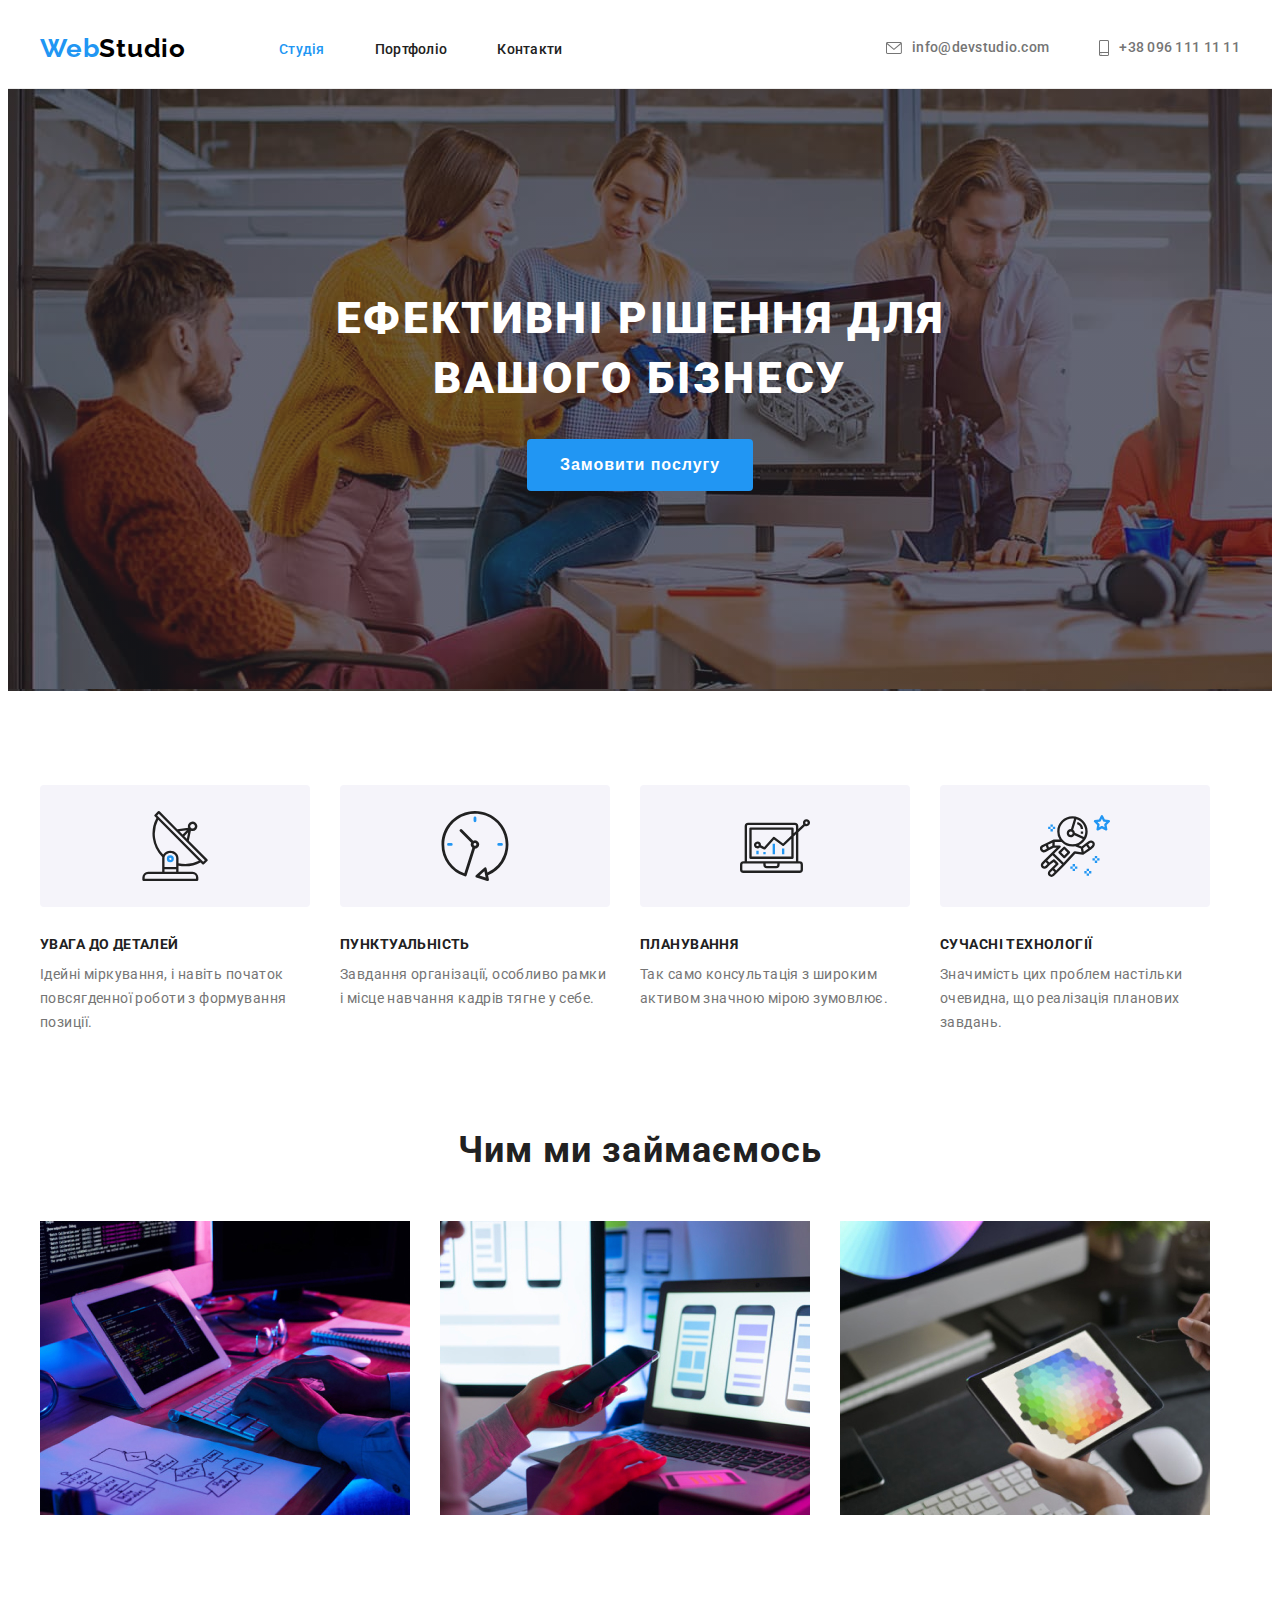
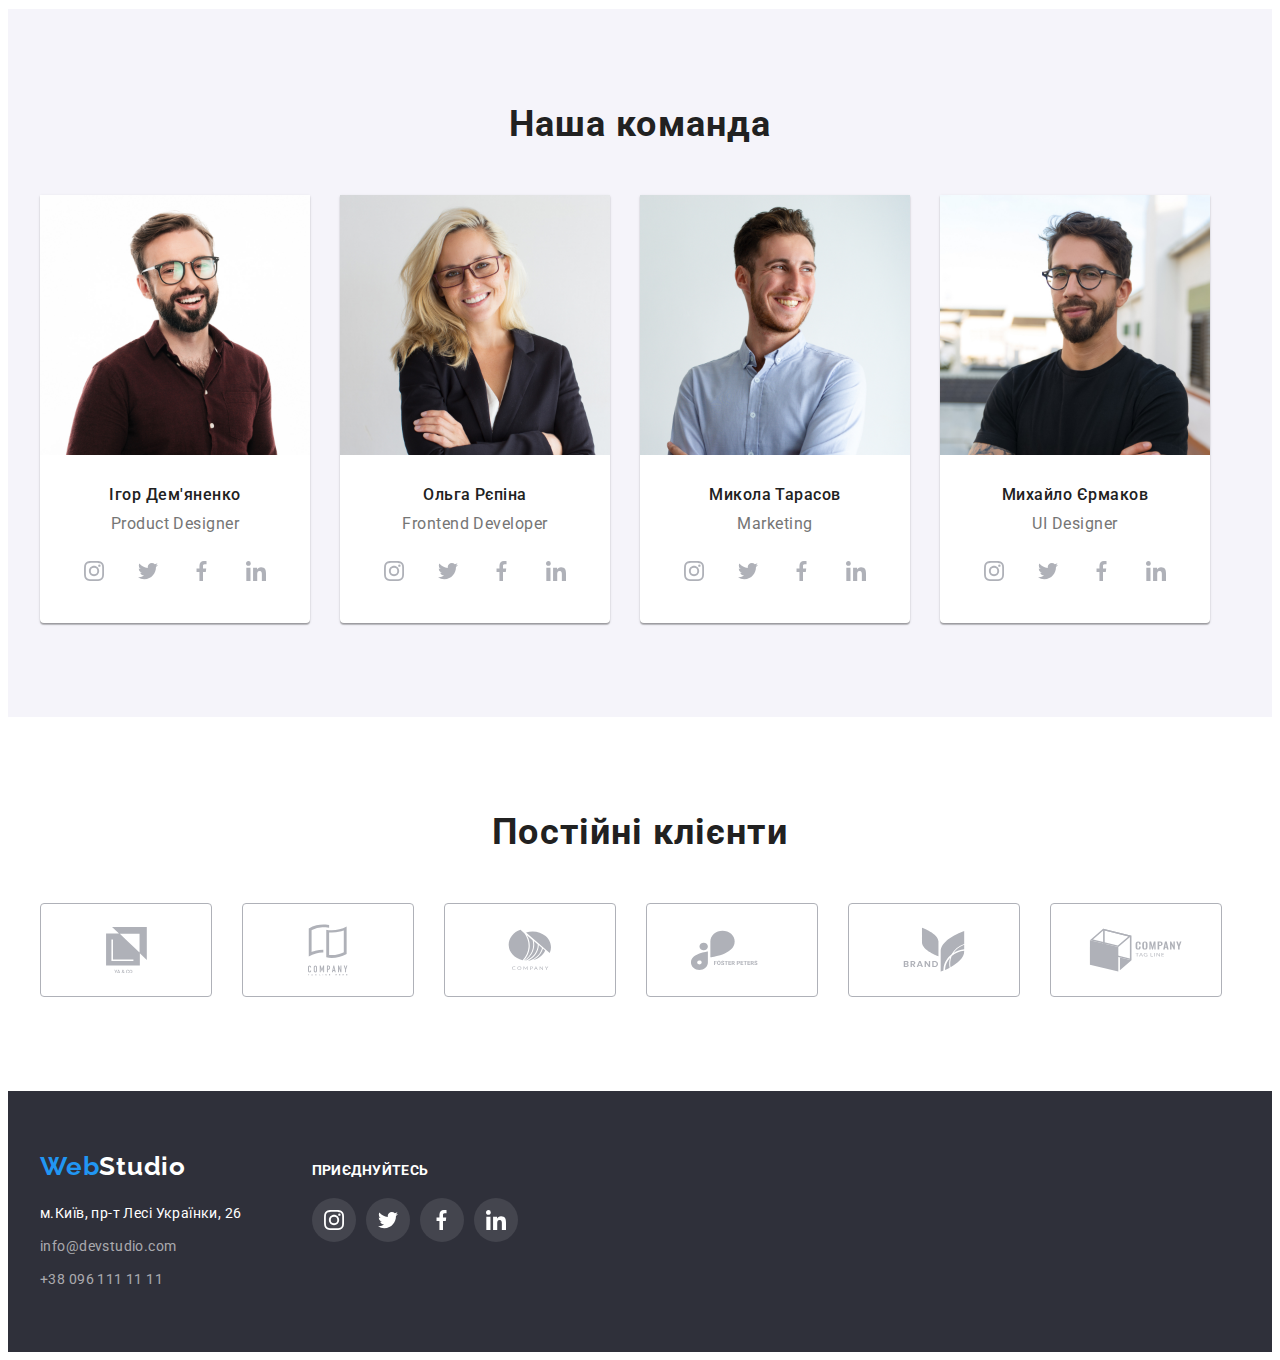
<file: index.html>
<!DOCTYPE html>
<html lang="uk">
  <head>
    <meta charset="UTF-8" />
    <meta http-equiv="X-UA-Compatible" content="IE=edge" />
    <meta name="viewport" content="width=device-width, initial-scale=1.0" />
    <title>WebStudio</title>
    <link rel="preconnect" href="https://fonts.googleapis.com" />
    <link rel="preconnect" href="https://fonts.gstatic.com" crossorigin />
    <link
      href="https://fonts.googleapis.com/css2?family=Raleway:wght@700&family=Roboto:wght@400;500;700;900&display=swap"
      rel="stylesheet"
    />
    <link
      rel="stylesheet"
      href="https://cdnjs.cloudflare.com/ajax/libs/modern-normalize/1.1.0/modern-normalize.min.css"
      integrity="sha512-wpPYUAdjBVSE4KJnH1VR1HeZfpl1ub8YT/NKx4PuQ5NmX2tKuGu6U/JRp5y+Y8XG2tV+wKQpNHVUX03MfMFn9Q=="
      crossorigin="anonymous"
      referrerpolicy="no-referrer"
    />
    <link rel="stylesheet" href="./css/style.css" />
  </head>

  <body>
    <header class="header">
      <div class="container header-container">
        <nav class="navigation">
          <a href="./index.html" class="logo"> <span class="accent">Web</span>Studio </a>
          <ul class="nav-link">
            <li class="current item"><a href="./index.html"> Студія </a></li>
            <li class="item"><a href="./portfolio.html"> Портфоліо </a></li>
            <li class="item"><a href=" "> Контакти </a></li>
          </ul>
        </nav>
        <ul class="adress-nav">
          <li class="item adress-item">
            <a href="mailto:info@devstudio.com" class="adress-link">
              <svg class="adress-icon" width="16" height="12">
                <use href="./images/icons.svg#envelope"></use>
              </svg>
              info@devstudio.com
            </a>
          </li>

          <li class="item adress-item">
            <a href="callto:+380961111111" class="adress-link">
              <svg class="adress-icon" width="10" height="16">
                <use href="./images/icons.svg#smartphone"></use>
              </svg>
              +38 096 111 11 11
            </a>
          </li>
        </ul>
      </div>
    </header>
    <main>
      <section class="section hero">
        <div class="container">
          <h1 class="main-title">Ефективні рішення для вашого бізнесу</h1>
          <button type="button" class="btn">Замовити послугу</button>
        </div>
      </section>
      <section class="section">
        <div class="container">
          <h2 class="visually-hidden">Наші особливості</h2>
          <ul class="features">
            <li class="features-item">
              <div class="features-icon-wrap">
                <svg class="features-icon" width="70" height="70">
                  <use href="./images/icons.svg#antenna"></use>
                </svg>
              </div>
              <h3 class="features-item-title">Увага до деталей</h3>
              <p class="features-item-text">
                Ідейні міркування, і навіть початок повсягденної роботи з формування позиції.
              </p>
            </li>
            <li class="features-item">
              <div class="features-icon-wrap">
                <svg class="features-icon" width="70" height="70">
                  <use href="./images/icons.svg#clock"></use>
                </svg>
              </div>
              <h3 class="features-item-title">Пунктуальність</h3>
              <p class="features-item-text">
                Завдання організації, особливо рамки і місце навчання кадрів тягне у себе.
              </p>
            </li>
            <li class="features-item">
              <div class="features-icon-wrap">
                <svg class="features-icon" width="70" height="70">
                  <use href="./images/icons.svg#diagram"></use>
                </svg>
              </div>
              <h3 class="features-item-title">Планування</h3>
              <p class="features-item-text">
                Так само консультація з широким активом значною мірою зумовлює.
              </p>
            </li>
            <li class="features-item">
              <div class="features-icon-wrap">
                <svg class="features-icon" width="70" height="70">
                  <use href="./images/icons.svg#astronaut"></use>
                </svg>
              </div>
              <h3 class="features-item-title">Сучасні технології</h3>
              <p class="features-item-text">
                Значимість цих проблем настільки очевидна, що реалізація планових завдань.
              </p>
            </li>
          </ul>
        </div>
      </section>
      <section class="section works-preview">
        <div class="container">
          <h2 class="section-title">Чим ми займаємось</h2>
          <ul class="works-list">
            <li class="works-item">
              <img
                src="./images/box_1.jpg"
                alt="робоче місце з комп'ютером, планшетом та клавіатурою"
                width="370"
              />
            </li>
            <li class="works-item">
              <img
                src="./images/box_2.jpg"
                alt="ноутбук із зображеннями макетів додатків на мобільному телефоні"
                width="370"
              />
            </li>
            <li class="works-item">
              <img
                src="./images/box_3.jpg"
                alt="планшет із зображенням кольорової палітри"
                width="370"
              />
            </li>
          </ul>
        </div>
      </section>
      <section class="employee section">
        <div class="container">
          <h2 class="section-title">Наша команда</h2>
          <ul class="team">
            <li class="team-member">
              <img src="./images/employee_1.jpg" alt="фотографія Ігора Дем'яненко" width="270" />
              <div class="team-member-info">
                <h3 class="team-member-name">Ігор Дем'яненко</h3>
                <p class="team-member-position">Product Designer</p>
                <ul class="team-contact">
                  <li class="social-contact-list">
                    <a href="" class="social-contact-link">
                      <svg class="social-contact-icon" width="20" height="20">
                        <use
                          href="./images/icons.svg#instagram"
                          target="_blank"
                          rel="noopener
              noreferrer"
                        ></use>
                      </svg>
                    </a>
                  </li>
                  <li class="social-contact-list">
                    <a href="" class="social-contact-link">
                      <svg class="social-contact-icon" width="20" height="20">
                        <use href="./images/icons.svg#twitter"></use>
                      </svg>
                    </a>
                  </li>
                  <li class="social-contact-list">
                    <a href="" class="social-contact-link">
                      <svg class="social-contact-icon" width="20" height="20">
                        <use
                          href="./images/icons.svg#facebook"
                          target="_blank"
                          rel="noopener
              noreferrer"
                        ></use>
                      </svg>
                    </a>
                  </li>
                  <li class="social-contact-list">
                    <a href="" class="social-contact-link">
                      <svg class="social-contact-icon" width="20" height="20">
                        <use
                          href="./images/icons.svg#linkedin"
                          target="_blank"
                          rel="noopener
              noreferrer"
                        ></use>
                      </svg>
                    </a>
                  </li>
                </ul>
              </div>
            </li>
            <li class="team-member">
              <img src="./images/employee_2.jpg" alt="фотографія Ольги Рєпіної" width="270" />
              <div class="team-member-info">
                <h3 class="team-member-name">Ольга Рєпіна</h3>
                <p class="team-member-position">Frontend Developer</p>
                <ul class="team-contact">
                  <li class="social-contact-list">
                    <a href="" class="social-contact-link">
                      <svg class="social-contact-icon" width="20" height="20">
                        <use
                          href="./images/icons.svg#instagram"
                          target="_blank"
                          rel="noopener
              noreferrer"
                        ></use>
                      </svg>
                    </a>
                  </li>
                  <li class="social-contact-list">
                    <a href="" class="social-contact-link">
                      <svg class="social-contact-icon" width="20" height="20">
                        <use
                          href="./images/icons.svg#twitter"
                          target="_blank"
                          rel="noopener
              noreferrer"
                        ></use>
                      </svg>
                    </a>
                  </li>
                  <li class="social-contact-list">
                    <a href="" class="social-contact-link">
                      <svg class="social-contact-icon" width="20" height="20">
                        <use
                          href="./images/icons.svg#facebook"
                          target="_blank"
                          rel="noopener
              noreferrer"
                        ></use>
                      </svg>
                    </a>
                  </li>
                  <li class="social-contact-list">
                    <a href="" class="social-contact-link">
                      <svg class="social-contact-icon" width="20" height="20">
                        <use
                          href="./images/icons.svg#linkedin"
                          target="_blank"
                          rel="noopener
              noreferrer"
                        ></use>
                      </svg>
                    </a>
                  </li>
                </ul>
              </div>
            </li>
            <li class="team-member">
              <img src="./images/employee_3.jpg" alt="фотографія Миколи Тарасова" width="270" />
              <div class="team-member-info">
                <h3 class="team-member-name">Микола Тарасов</h3>
                <p class="team-member-position">Marketing</p>
                <ul class="team-contact">
                  <li class="social-contact-list">
                    <a href="" class="social-contact-link">
                      <svg class="social-contact-icon" width="20" height="20">
                        <use
                          href="./images/icons.svg#instagram"
                          target="_blank"
                          rel="noopener
              noreferrer"
                        ></use>
                      </svg>
                    </a>
                  </li>
                  <li class="social-contact-list">
                    <a href="" class="social-contact-link">
                      <svg class="social-contact-icon" width="20" height="20">
                        <use
                          href="./images/icons.svg#twitter"
                          target="_blank"
                          rel="noopener
              noreferrer"
                        ></use>
                      </svg>
                    </a>
                  </li>
                  <li class="social-contact-list">
                    <a href="" class="social-contact-link">
                      <svg class="social-contact-icon" width="20" height="20">
                        <use
                          href="./images/icons.svg#facebook"
                          target="_blank"
                          rel="noopener
              noreferrer"
                        ></use>
                      </svg>
                    </a>
                  </li>
                  <li class="social-contact-list">
                    <a href="" class="social-contact-link">
                      <svg class="social-contact-icon" width="20" height="20">
                        <use
                          href="./images/icons.svg#linkedin"
                          target="_blank"
                          rel="noopener
              noreferrer"
                        ></use>
                      </svg>
                    </a>
                  </li>
                </ul>
              </div>
            </li>
            <li class="team-member">
              <img src="./images/employee_4.jpg" alt="фотографія Михайла Єрмакова" width="270" />
              <div class="team-member-info">
                <h3 class="team-member-name">Михайло Єрмаков</h3>
                <p class="team-member-position">UI Designer</p>
                <ul class="team-contact">
                  <li class="social-contact-list">
                    <a
                      href=""
                      class="social-contact-link"
                      target="_blank"
                      rel="noopener
              noreferrer"
                    >
                      <svg class="social-contact-icon" width="20" height="20">
                        <use href="./images/icons.svg#instagram"></use>
                      </svg>
                    </a>
                  </li>
                  <li class="social-contact-list">
                    <a
                      href=""
                      class="social-contact-link"
                      target="_blank"
                      rel="noopener
              noreferrer"
                    >
                      <svg class="social-contact-icon" width="20" height="20">
                        <use href="./images/icons.svg#twitter"></use>
                      </svg>
                    </a>
                  </li>
                  <li class="social-contact-list">
                    <a
                      href=""
                      class="social-contact-link"
                      target="_blank"
                      rel="noopener
              noreferrer"
                    >
                      <svg class="social-contact-icon" width="20" height="20">
                        <use href="./images/icons.svg#facebook"></use>
                      </svg>
                    </a>
                  </li>
                  <li class="social-contact-list">
                    <a
                      href=""
                      class="social-contact-link"
                      target="_blank"
                      rel="noopener
              noreferrer"
                    >
                      <svg class="social-contact-icon" width="20" height="20">
                        <use href="./images/icons.svg#linkedin"></use>
                      </svg>
                    </a>
                  </li>
                </ul>
              </div>
            </li>
          </ul>
        </div>
      </section>
      <section class="section">
        <div class="container">
          <h2 class="section-title">Постійні клієнти</h2>
          <ul class="clients-list">
            <li class="clients-item">
              <a
                href=" "
                class="clients-link"
                target="_blank"
                rel="noopener
              noreferrer"
              >
                <svg class="clients-icon" width="41" height="46.7">
                  <use href="./images/icons.svg#group1"></use>
                </svg>
              </a>
            </li>
            <li class="clients-item">
              <a
                href=" "
                class="clients-link"
                target="_blank"
                rel="noopener
              noreferrer"
              >
                <svg class="clients-icon" width="40" height="52">
                  <use href="./images/icons.svg#group2"></use>
                </svg>
              </a>
            </li>
            <li class="clients-item">
              <a
                href=" "
                class="clients-link"
                target="_blank"
                rel="noopener
              noreferrer"
              >
                <svg class="clients-icon" width="43.46" height="41.18">
                  <use href="./images/icons.svg#group3"></use>
                </svg>
              </a>
            </li>
            <li class="clients-item">
              <a
                href=" "
                class="clients-link"
                target="_blank"
                rel="noopener
              noreferrer"
              >
                <svg class="clients-icon" width="84.44" height="40.62">
                  <use href="./images/icons.svg#group4"></use>
                </svg>
              </a>
            </li>
            <li class="clients-item">
              <a
                href=" "
                class="clients-link"
                target="_blank"
                rel="noopener
              noreferrer"
              >
                <svg class="clients-icon" width="62.54" height="45.43">
                  <use href="./images/icons.svg#group5"></use>
                </svg>
              </a>
            </li>
            <li class="clients-item">
              <a
                href=" "
                class="clients-link"
                target="_blank"
                rel="noopener
              noreferrer"
              >
                <svg class="clients-icon" width="93.79" height="43.93">
                  <use href="./images/icons.svg#group6"></use>
                </svg>
              </a>
            </li>
          </ul>
        </div>
      </section>
    </main>
    <footer class="footer">
      <div class="container footer-wrap">
        <div class="adress-wrap">
          <a href="./index.html" class="footer-logo"> <span class="accent">Web</span>Studio </a>
          <address class="adress">
            <ul>
              <li class="footer-adress">
                <a
                  href="https://www.google.com/maps/place/%D0%B1%D1%83%D0%BB%D1%8C%D0%B2%D0%B0%D1%80+%D0%9B%D0%B5%D1%81%D1%96+%D0%A3%D0%BA%D1%80%D0%B0%D1%97%D0%BD%D0%BA%D0%B8,+26,+%D0%9A%D0%B8%D1%97%D0%B2,+02000/@50.4265807,30.5383858,17z/data=!3m1!4b1!4m6!3m5!1s0x40d4cf0e033ecbe9:0x57a4dffefec77da0!8m2!3d50.4265807!4d30.5383858!16s%2Fg%2F1tctq5jv"
                  target="_blank"
                  rel="noopener
                noreferrer"
                  >м.Київ, пр-т Лесі Українки, 26</a
                >
              </li>
              <li class="footer-contact">
                <a href="mailto:info@devstudio.com">info@devstudio.com</a>
              </li>
              <li class="footer-contact"><a href="callto:+380961111111">+38 096 111 11 11</a></li>
            </ul>
          </address>
        </div>
        <div class="social-links-wrap">
          <p class="join">приєднуйтесь</p>
          <ul class="team-contact">
            <li class="social-contact-list">
              <a
                href=""
                class="social-contact-link footer-link"
                target="_blank"
                rel="noopener
              noreferrer"
              >
                <svg class="social-contact-icon footer-icon" width="20" height="20">
                  <use href="./images/icons.svg#instagram"></use>
                </svg>
              </a>
            </li>
            <li class="social-contact-list">
              <a
                href=""
                class="social-contact-link footer-link"
                target="_blank"
                rel="noopener
              noreferrer"
              >
                <svg class="social-contact-icon footer-icon" width="20" height="20">
                  <use href="./images/icons.svg#twitter"></use>
                </svg>
              </a>
            </li>
            <li class="social-contact-list">
              <a
                href=""
                class="social-contact-link footer-link"
                target="_blank"
                rel="noopener
              noreferrer"
              >
                <svg class="social-contact-icon footer-icon" width="20" height="20">
                  <use href="./images/icons.svg#facebook"></use>
                </svg>
              </a>
            </li>
            <li class="social-contact-list">
              <a
                href=""
                class="social-contact-link footer-link"
                target="_blank"
                rel="noopener
              noreferrer"
              >
                <svg class="social-contact-icon footer-icon" width="20" height="20">
                  <use href="./images/icons.svg#linkedin"></use>
                </svg>
              </a>
            </li>
          </ul>
        </div>
      </div>
    </footer>
  </body>
</html>
</file>
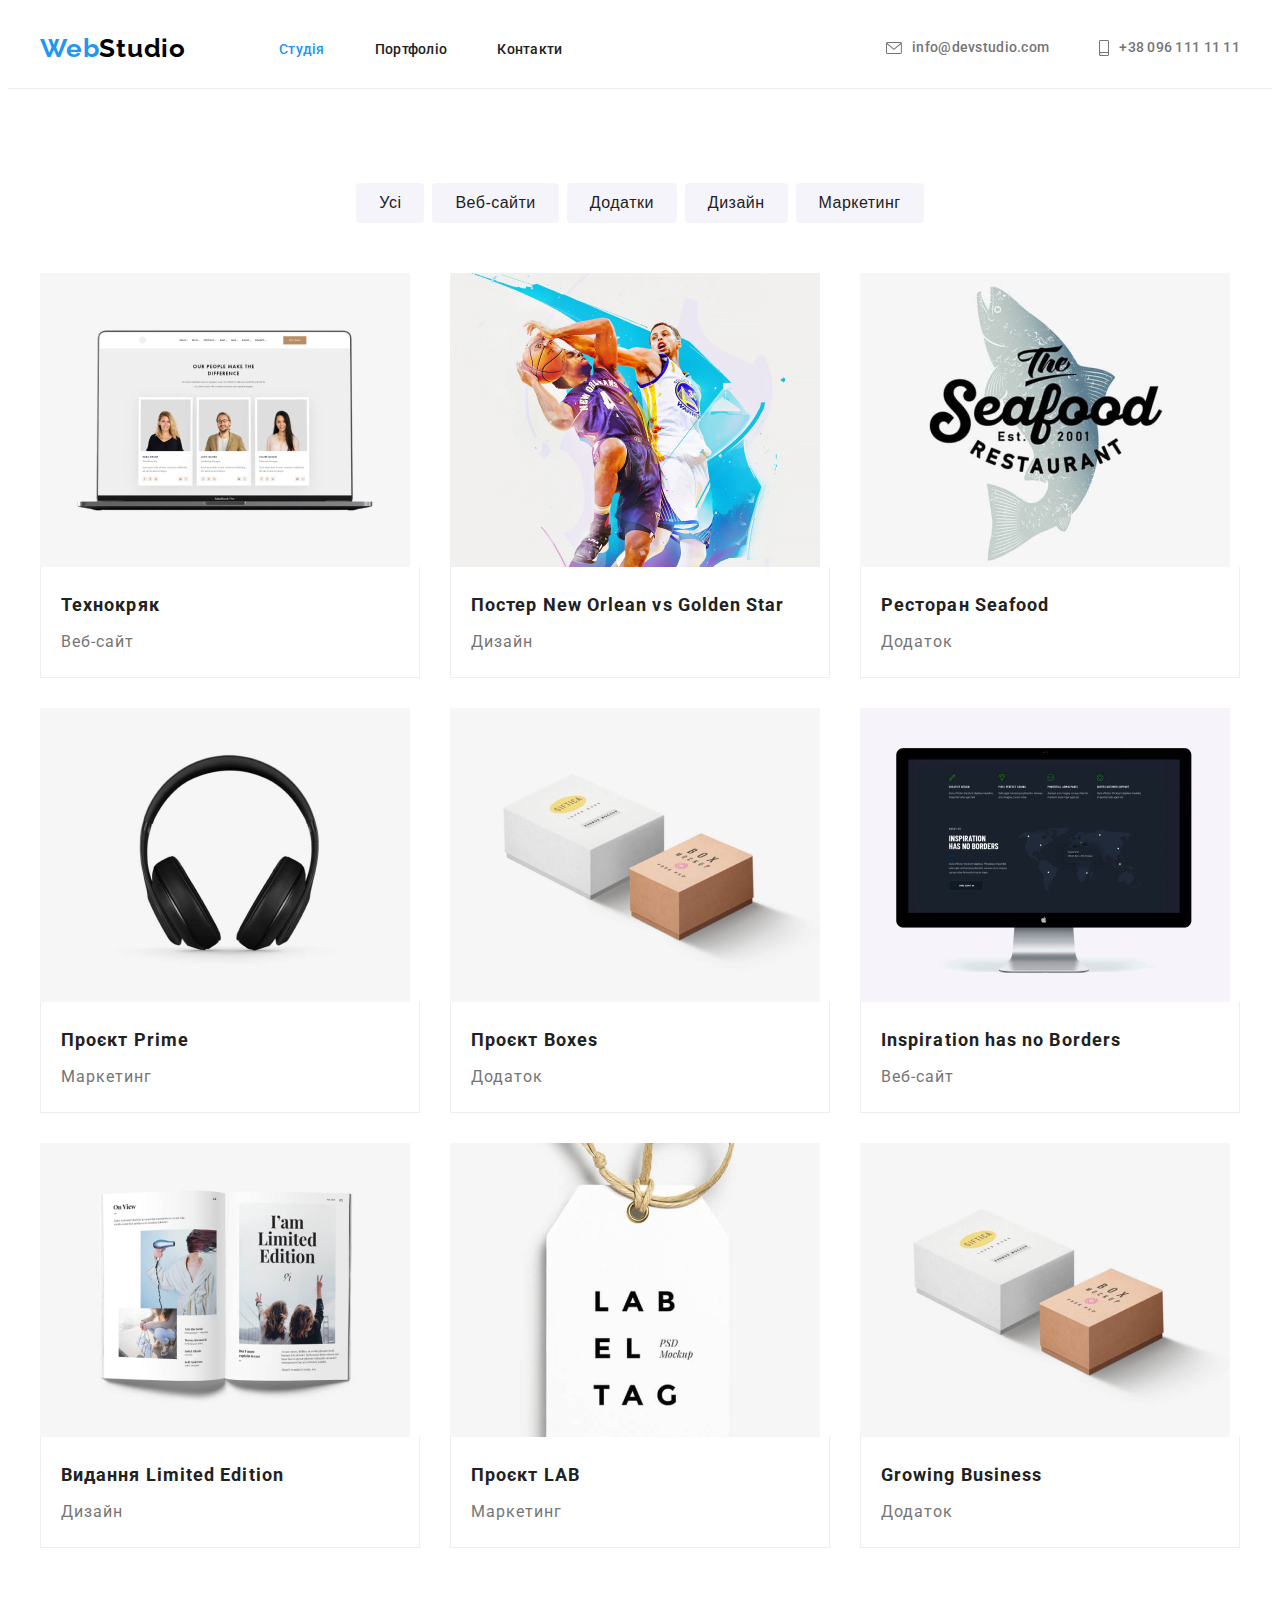
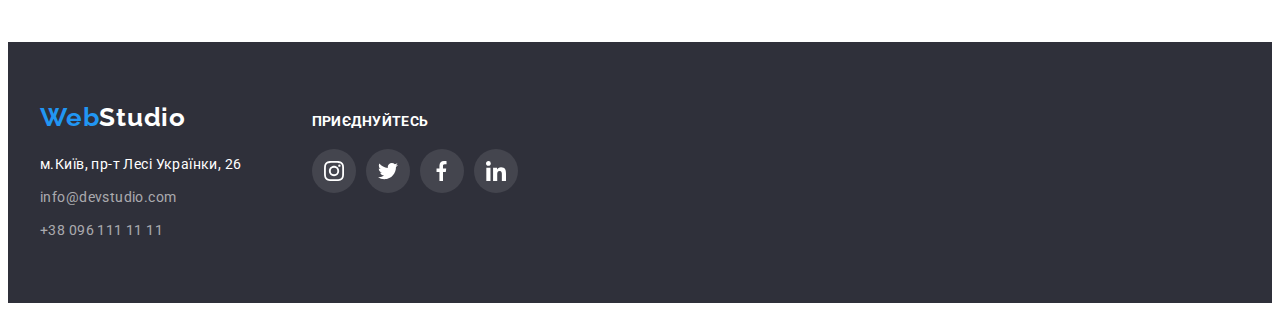
<file: portfolio.html>
<!DOCTYPE html>
<html lang="uk">
  <head>
    <meta charset="UTF-8" />
    <meta http-equiv="X-UA-Compatible" content="IE=edge" />
    <meta name="viewport" content="width=device-width, initial-scale=1.0" />
    <title>Портфоліо- WebStudio</title>
    <link rel="preconnect" href="https://fonts.googleapis.com" />
    <link rel="preconnect" href="https://fonts.gstatic.com" crossorigin />
    <link
      href="https://fonts.googleapis.com/css2?family=Raleway:wght@700&family=Roboto:wght@400;500;700;900&display=swap"
      rel="stylesheet"
    />
    <link
      rel="stylesheet"
      href="https://cdnjs.cloudflare.com/ajax/libs/modern-normalize/1.1.0/modern-normalize.min.css"
      integrity="sha512-wpPYUAdjBVSE4KJnH1VR1HeZfpl1ub8YT/NKx4PuQ5NmX2tKuGu6U/JRp5y+Y8XG2tV+wKQpNHVUX03MfMFn9Q=="
      crossorigin="anonymous"
      referrerpolicy="no-referrer"
    />
    <link rel="stylesheet" href="./css/style.css" />
  </head>
  <body>
    <header class="header">
      <div class="container header-container">
        <nav class="navigation">
          <a href="./index.html" class="logo"> <span class="accent">Web</span>Studio </a>
          <ul class="nav-link">
            <li class="current item"><a href="./index.html"> Студія </a></li>
            <li class="item"><a href="./portfolio.html"> Портфоліо </a></li>
            <li class="item"><a href=" "> Контакти </a></li>
          </ul>
        </nav>
        <ul class="adress-nav">
          <li class="item adress-item">
            <a href="mailto:info@devstudio.com" class="adress-link">
              <svg class="adress-icon" width="16" height="12">
                <use href="./images/icons.svg#envelope"></use>
              </svg>
              info@devstudio.com
            </a>
          </li>

          <li class="item adress-item">
            <a href="callto:+380961111111" class="adress-link">
              <svg class="adress-icon" width="10" height="16">
                <use href="./images/icons.svg#smartphone"></use>
              </svg>
              +38 096 111 11 11
            </a>
          </li>
        </ul>
      </div>
    </header>
    <main>
      <section class="section">
        <div class="container">
          <h1 class="visually-hidden">Наші роботи</h1>
          <ul class="filter-btn">
            <li class="filter-btn-item">
              <button type="button">Усі</button>
            </li>
            <li class="filter-btn-item">
              <button type="button">Веб-сайти</button>
            </li>
            <li class="filter-btn-item">
              <button type="button">Додатки</button>
            </li>
            <li class="filter-btn-item">
              <button type="button">Дизайн</button>
            </li>
            <li class="filter-btn-item">
              <button type="button">Маркетинг</button>
            </li>
          </ul>
          <ul class="works">
            <li class="works-example-item">
              <img src="./images/work1.jpg" alt="головна сторінка сайту Технокряк" width="370" />
              <div class="works-example-info">
                <h2 class="works-example-title">Технокряк</h2>
                <p class="works-example-text">Веб-сайт</p>
              </div>
            </li>
            <li class="works-example-item">
              <img src="./images/work2.jpg" alt="два баскетболіста боряться за м'яч" width="370" />
              <div class="works-example-info">
                <h2 class="works-example-title">Постер New Orlean vs Golden Star</h2>
                <p class="works-example-text">Дизайн</p>
              </div>
            </li>
            <li class="works-example-item">
              <img src="./images/work3.jpg" alt="емблема ресторану Seafood" width="370" />
              <div class="works-example-info">
                <h2 class="works-example-title">Ресторан Seafood</h2>
                <p class="works-example-text">Додаток</p>
              </div>
            </li>
            <li class="works-example-item">
              <img src="./images/work4.jpg" alt="зображення накладних навушників" width="370" />
              <div class="works-example-info">
                <h2 class="works-example-title">Проєкт Prime</h2>
                <p class="works-example-text">Маркетинг</p>
              </div>
            </li>
            <li class="works-example-item">
              <img
                src="./images/work5.jpg"
                alt="зображення двох коробок різного розміру"
                width="370"
              />
              <div class="works-example-info">
                <h2 class="works-example-title">Проєкт Boxes</h2>
                <p class="works-example-text">Додаток</p>
              </div>
            </li>
            <li class="works-example-item">
              <img
                src="./images/work6.jpg"
                alt="головна сторінка сайту Inspiration has no Borders"
                width="370"
              />
              <div class="works-example-info">
                <h2 class="works-example-title">Inspiration has no Borders</h2>
                <p class="works-example-text">Веб-сайт</p>
              </div>
            </li>
            <li class="works-example-item">
              <img src="./images/work7.jpg" alt="вкладиш видання Limited Edition" width="370" />
              <div class="works-example-info">
                <h2 class="works-example-title">Видання Limited Edition</h2>
                <p class="works-example-text">Дизайн</p>
              </div>
            </li>
            <li class="works-example-item">
              <img
                src="./images/work8.jpg"
                alt="зображення бірки із написом LAB EL TAG"
                width="370"
              />
              <div class="works-example-info">
                <h2 class="works-example-title">Проєкт LAB</h2>
                <p class="works-example-text">Маркетинг</p>
              </div>
            </li>
            <li class="works-example-item">
              <img
                src="./images/work5.jpg"
                alt="головна сторінка додатку Growing Business"
                width="370"
              />
              <div class="works-example-info">
                <h2 class="works-example-title">Growing Business</h2>
                <p class="works-example-text">Додаток</p>
              </div>
            </li>
          </ul>
        </div>
      </section>
    </main>
    <footer class="footer">
      <div class="container footer-wrap">
        <div class="adress-wrap">
          <a href="./index.html" class="footer-logo"> <span class="accent">Web</span>Studio </a>
          <address class="adress">
            <ul>
              <li class="footer-adress">
                <a
                  href="https://www.google.com/maps/place/%D0%B1%D1%83%D0%BB%D1%8C%D0%B2%D0%B0%D1%80+%D0%9B%D0%B5%D1%81%D1%96+%D0%A3%D0%BA%D1%80%D0%B0%D1%97%D0%BD%D0%BA%D0%B8,+26,+%D0%9A%D0%B8%D1%97%D0%B2,+02000/@50.4265807,30.5383858,17z/data=!3m1!4b1!4m6!3m5!1s0x40d4cf0e033ecbe9:0x57a4dffefec77da0!8m2!3d50.4265807!4d30.5383858!16s%2Fg%2F1tctq5jv"
                  target="_blank"
                  rel="noopener
                noreferrer"
                  >м.Київ, пр-т Лесі Українки, 26</a
                >
              </li>
              <li class="footer-contact">
                <a href="mailto:info@devstudio.com">info@devstudio.com</a>
              </li>
              <li class="footer-contact"><a href="callto:+380961111111">+38 096 111 11 11</a></li>
            </ul>
          </address>
        </div>
        <div class="social-links-wrap">
          <p class="join">приєднуйтесь</p>
          <ul class="team-contact">
            <li class="social-contact-list">
              <a
                href=""
                class="social-contact-link footer-link"
                target="_blank"
                rel="noopener
              noreferrer"
              >
                <svg class="social-contact-icon footer-icon" width="20" height="20">
                  <use href="./images/icons.svg#instagram"></use>
                </svg>
              </a>
            </li>
            <li class="social-contact-list">
              <a
                href=""
                class="social-contact-link footer-link"
                target="_blank"
                rel="noopener
              noreferrer"
              >
                <svg class="social-contact-icon footer-icon" width="20" height="20">
                  <use href="./images/icons.svg#twitter"></use>
                </svg>
              </a>
            </li>
            <li class="social-contact-list">
              <a
                href=""
                class="social-contact-link footer-link"
                target="_blank"
                rel="noopener
              noreferrer"
              >
                <svg class="social-contact-icon footer-icon" width="20" height="20">
                  <use href="./images/icons.svg#facebook"></use>
                </svg>
              </a>
            </li>
            <li class="social-contact-list">
              <a
                href=""
                class="social-contact-link footer-link"
                target="_blank"
                rel="noopener
              noreferrer"
              >
                <svg class="social-contact-icon footer-icon" width="20" height="20">
                  <use href="./images/icons.svg#linkedin"></use>
                </svg>
              </a>
            </li>
          </ul>
        </div>
      </div>
    </footer>
  </body>
</html>
</file>
<file: css/style.css>
:root {
  --brand-color: #2196f3;
  --main-color: #212121;
  --second-color: #757575;
  --bg-color: #2f303a;
}

/* ------------------RESET---------------------- */

h1,
h2,
h3,
h4,
h5,
h6,
p {
  margin: 0;
}
ul {
  list-style: none;
  margin: 0;
  padding: 0;
}
a {
  text-decoration: none;
}
img {
  display: block;
}

/* ------------------GENERAL-------------------- */

body {
  background-color: #ffffff;
  font-family: 'Roboto', sans-serif;
  color: var(--main-color);
}
.container {
  width: 100%;
  max-width: 1200px;
  margin: 0 auto;
  padding-left: 15px;
  padding-right: 15px;
}
.section {
  padding-top: 94px;
  padding-bottom: 94px;
}
.visually-hidden {
  position: absolute;
  width: 1px;
  height: 1px;
  margin: -1px;
  border: 0;
  padding: 0;

  white-space: nowrap;
  clip-path: inset(100%);
  clip: rect(0 0 0 0);
  overflow: hidden;
}

/* ------------------HEADER-------------------- */

.header {
  border-bottom: 1px solid #ececec;
}
.header-container {
  display: flex;
  align-items: center;
}
.navigation {
  display: flex;
  align-items: center;
}
.logo {
  margin-right: 93px;
}
.logo,
.footer-logo {
  font-family: 'Raleway', sans-serif;
  font-weight: 700;
  font-size: 26px;
  line-height: 1.19;
  letter-spacing: 0.03em;
  color: #000000;
}
.accent {
  color: var(--brand-color);
}
.nav-link,
.adress-nav {
  display: flex;
  gap: 50px;
  align-items: center;
}

.adress-nav {
  margin-left: auto;
}
.nav-link a,
.adress-nav a {
  padding: 32px 0;
  font-weight: 500;
  font-size: 14px;
  line-height: 1.14;
  letter-spacing: 0.02em;
  color: var(--main-color);
}
.nav-link a:hover,
.nav-link a:focus,
.adress-nav a:hover,
.adress-nav a:focus,
.footer-adress a:hover,
.footer-contact a:hover,
.footer-adress a:focus,
.footer-contact a:focus {
  color: var(--brand-color);
}
.current a {
  color: var(--brand-color);
}
.adress-nav a {
  color: var(--second-color);
}
.adress-link {
  display: flex;
  align-items: center;
}

.adress-icon {
  fill: currentColor;
  margin-right: 10px;
}
/* ------------------HERO-------------------- */

.hero {
  max-width: 1600px;
  padding: 200px 0;
  margin-left: auto;
  margin-right: auto;
  background-color: var(--bg-color);
  text-align: center;
  background-image: linear-gradient(rgba(47, 48, 58, 0.4), rgba(47, 48, 58, 0.4)),
    url(../images/bg_image.jpg);
}

.main-title {
  width: 696px;
  margin: 0 auto 30px;

  font-weight: 900;
  font-size: 44px;
  line-height: 1.36;
  letter-spacing: 0.06em;
  text-transform: uppercase;
  color: #ffffff;
}
.btn {
  padding: 10px 32px;
  display: block;
  margin: 0 auto;
  border: 1px solid transparent;
  border-radius: 4px;

  font-weight: 700;
  font-size: 16px;
  line-height: 1.88;
  letter-spacing: 0.06em;
  color: #ffffff;
  background-color: var(--brand-color);
  cursor: pointer;
}
.btn:hover,
.btn:focus {
  background-color: #188ce8;
}

/* ------------------FEATURES-------------------- */
.features {
  display: flex;
  gap: 30px;
}
.features-item {
  width: 270px;
}
.features-icon-wrap {
  height: 120px;
  margin-bottom: 30px;
  display: flex;
  align-items: center;
  justify-content: center;

  background: #f5f4fa;
  border: 1px solid transparent;
  border-radius: 4px;
}

.features .features-item-title {
  margin-bottom: 10px;

  font-weight: 700;
  font-size: 14px;
  line-height: 1.14;
  letter-spacing: 0.03em;
  text-transform: uppercase;
}
.features .features-item-text {
  font-size: 14px;
  line-height: 1.71;
  letter-spacing: 0.03em;
  color: var(--second-color);
}

/* -----------------WORKS-------------------- */

.works-preview {
  padding-top: 0;
}
.works-list {
  display: flex;
  gap: 30px;
}

.section-title {
  margin-bottom: 50px;

  font-weight: 700;
  font-size: 36px;
  line-height: 1.17;
  text-align: center;
  letter-spacing: 0.03em;
}

/* ------------------TEAM-------------------- */

.employee {
  background-color: #f5f4fa;
}
.team {
  display: flex;
  gap: 30px;
}
.team .team-member-name {
  margin-bottom: 10px;

  font-weight: 500;
  font-size: 16px;
  line-height: 1.19;
  text-align: center;
  letter-spacing: 0.03em;
}
.team .team-member-position {
  margin-bottom: 16px;

  font-size: 16px;
  line-height: 1.19;
  text-align: center;
  letter-spacing: 0.03em;
  color: var(--second-color);
}
.team-member {
  background-color: #ffffff;
  border-radius: 0px 0px 4px 4px;
  box-shadow: 0px 1px 3px rgba(0, 0, 0, 0.12), 0px 1px 1px rgba(0, 0, 0, 0.14),
    0px 2px 1px rgba(0, 0, 0, 0.2);
}
.team-member-info {
  padding-top: 30px;
  padding-bottom: 30px;
}

.team-contact {
  display: flex;
  gap: 10px;
  align-items: center;
  justify-content: center;
}
.social-contact-link {
  display: flex;
  align-items: center;
  justify-content: center;

  width: 44px;
  height: 44px;
  color: #afb1b8;
  background-color: #ffffff;
  border-radius: 50%;
}
.social-contact-link:hover,
.social-contact-link:focus {
  color: #ffffff;
  background-color: var(--brand-color);
}
.social-contact-icon {
  fill: currentColor;
}

/* -----------------CLIENTS-------------------- */

.clients-list {
  display: flex;
  gap: 30px;
}
.clients-link {
  width: 170px;
  height: 92px;
  display: flex;
  align-items: center;
  justify-content: center;
  color: #afb1b8;
  border: 1px solid #afb1b8;
  border-radius: 4px;
}
.clients-link:hover,
.clients-link:focus {
  color: var(--brand-color);
  border: 1px solid var(--brand-color);
}

.clients-icon {
  fill: currentColor;
}
/* ------------------PORTFOLIO-------------------- */

.filter-btn {
  display: flex;
  justify-content: center;
  margin-bottom: 50px;
  gap: 8px;
}

.filter-btn button {
  padding: 6px 22px;
  border-radius: 4px;
  border: 1px solid transparent;

  font-weight: 500;
  font-size: 16px;
  line-height: 1.63;
  text-align: center;
  letter-spacing: 0.03em;
  background-color: #f5f4fa;
  color: var(--main-color);
  cursor: pointer;
}
.filter-btn button:hover,
.filter-btn button:focus {
  color: #ffffff;
  background-color: var(--brand-color);
  box-shadow: 0px 3px 1px rgba(0, 0, 0, 0.1), 0px 1px 2px rgba(0, 0, 0, 0.08),
    0px 2px 2px rgba(0, 0, 0, 0.12);
}
.works {
  display: flex;
  flex-wrap: wrap;
  gap: 30px;
}
.works-example-item {
  width: calc((100% - 60px) / 3);
}
.works-example-item:hover {
  box-shadow: 0px 1px 1px rgba(0, 0, 0, 0.12), 0px 4px 4px rgba(0, 0, 0, 0.06),
    1px 4px 6px rgba(0, 0, 0, 0.16);
}
.works .works-example-title {
  margin-bottom: 4px;

  font-weight: 700;
  font-size: 18px;
  line-height: 2;
  letter-spacing: 0.06em;
}
.works .works-example-text {
  font-size: 16px;
  line-height: 1.88;
  letter-spacing: 0.06em;
  color: var(--second-color);
}
.works-example-info {
  padding: 20px;

  border-right: 1px solid #eeeeee;
  border-left: 1px solid #eeeeee;
  border-bottom: 1px solid #eeeeee;
}

/* ------------------FOOTER-------------------- */
.footer-wrap {
  display: flex;
  align-items: baseline;
  gap: 70px;
}
.footer {
  background-color: var(--bg-color);
  padding-top: 60px;
  padding-bottom: 60px;
}
.adress {
  margin-top: 20px;
  font-style: normal;
}
.adress li:not(:last-child) {
  margin-bottom: 9px;
}
.footer-logo {
  color: #ffffff;
}
.footer-adress a,
.footer-contact a {
  color: #ffffff;

  font-size: 14px;
  line-height: 1.71;
  letter-spacing: 0.03em;
}
.footer-contact a {
  color: rgba(255, 255, 255, 0.6);
}
.join {
  margin-bottom: 20px;

  font-weight: 700;
  font-size: 14px;
  line-height: 1, 14;
  letter-spacing: 0.03em;
  text-transform: uppercase;
  color: #ffffff;
}
.footer-link {
  color: #ffffff;
  background-color: rgba(255, 255, 255, 0.1);
}
.footer-link:hover,
.footer-link:focus {
  background-color: var(--brand-color);
}
.footer-icon {
  fill: currentColor;
}
</file>
